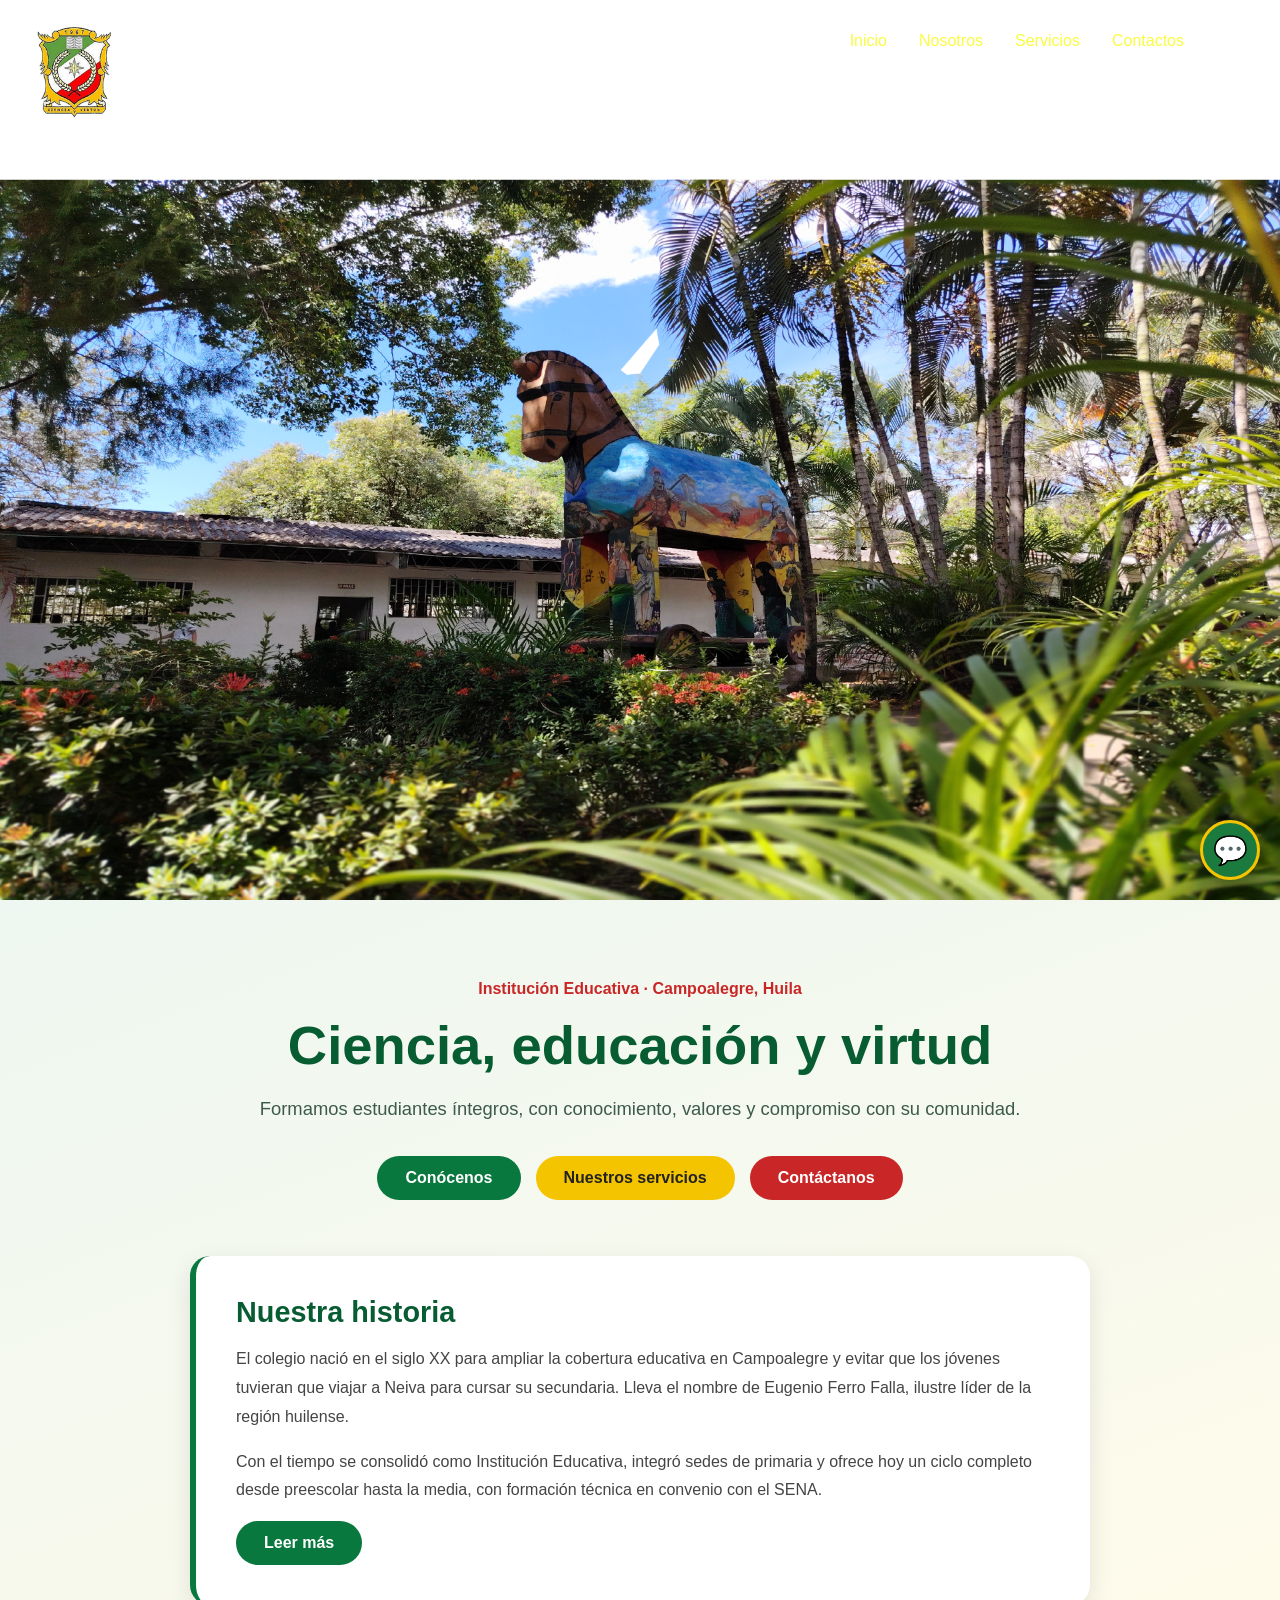
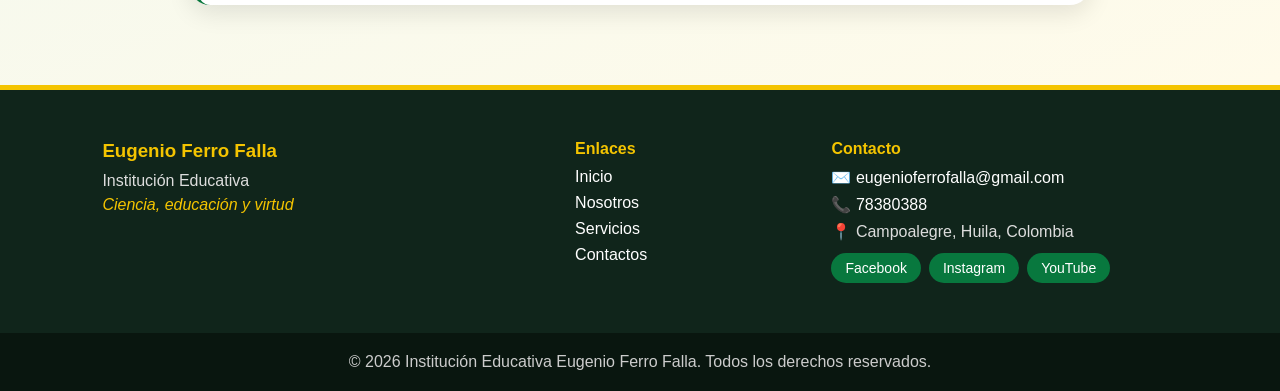
<file: parallax/index.html>
<!DOCTYPE html>
<html lang="es">
<head>
    <meta charset="UTF-8">
    <meta name="viewport" content="width=device-width, initial-scale=1.0">
    <title>Institucion educativa Eugenio Ferro Falla</title>
    <link rel="stylesheet" href="css/main.css">
    <link rel="stylesheet" href="css/chatbot.css">
</head>
<body>
    <header>
        <a href="#" class="logo"></a>
    <div class="logo-parallax">
    <img src="./img/escudo2.gif" alt="Escudo Eugenio Ferro Falla">
</div>
        <ul class="menu">
            <li><a href="index.html">Inicio</a></li>
            <li><a href="nosotros.html">Nosotros</a></li>
            <li><a href="servicios.html">Servicios</a></li>
            <li><a href="contactos.html">Contactos</a></li>
        </ul>
    </header>
    <section class="parallax">
<h2 id="titulo" class="titulo">EUGENIO FERRO FALLA</h2>
<img src="./img/mesa1.png" id="Mesa1">
<img src="./img/mesa2.png" id="Mesa2">
<img src="./img/mesa3.png" id="Mesa3">
<img src="./img/mesa4.png" id="Mesa4">
<img src="./img/mesa5.png" id="Mesa5">
<img src="./img/mesa6.png" id="Mesa6">
    </section>
    <section class="section">
        <div class="inicio-bloque">
            <p class="etiqueta-inicio">Institución Educativa · Campoalegre, Huila</p>
            <h2>Ciencia, educación y virtud</h2>
            <p class="lema-texto">Formamos estudiantes íntegros, con conocimiento, valores y compromiso con su comunidad.</p>
            <div class="botones-inicio">
                <a href="nosotros.html" class="boton-verde">Conócenos</a>
                <a href="servicios.html" class="boton-amarillo">Nuestros servicios</a>
                <a href="contactos.html" class="boton-rojo">Contáctanos</a>
            </div>
        </div>
        <div class="inicio-historia">
            <h3>Nuestra historia</h3>
            <p>El colegio nació en el siglo XX para ampliar la cobertura educativa en Campoalegre y evitar que los jóvenes tuvieran que viajar a Neiva para cursar su secundaria. Lleva el nombre de Eugenio Ferro Falla, ilustre líder de la región huilense.</p>
            <p>Con el tiempo se consolidó como Institución Educativa, integró sedes de primaria y ofrece hoy un ciclo completo desde preescolar hasta la media, con formación técnica en convenio con el SENA.</p>
            <a href="nosotros.html" class="boton-verde">Leer más</a>
        </div>
    </section>
<!-- PIE DE PÁGINA -->
<footer class="pie">
    <div>
        <h3>Eugenio Ferro Falla</h3>
        <p>Institución Educativa</p>
        <p class="lema-pie">Ciencia, educación y virtud</p>
    </div>
    <div>
        <h4>Enlaces</h4>
        <a href="index.html">Inicio</a>
        <a href="nosotros.html">Nosotros</a>
        <a href="servicios.html">Servicios</a>
        <a href="contactos.html">Contactos</a>
    </div>
    <div>
        <h4>Contacto</h4>
        <a href="mailto:eugenioferrofalla@gmail.com">✉️ eugenioferrofalla@gmail.com</a>
        <a href="tel:78380388">📞 78380388</a>
        <p>📍 Campoalegre, Huila, Colombia</p>
        <div class="redes">
            <a href="https://www.facebook.com/ieffalla/?locale=es_LA" aria-label="Facebook">Facebook</a>
            <a href="https://www.instagram.com/eugenioestereo/" aria-label="Instagram">Instagram</a>
            <a href="https://www.youtube.com/@eugenioferrofalla" aria-label="YouTube">YouTube</a>
        </div>
    </div>
</footer>
<div class="derechos"><p>© 2026 Institución Educativa Eugenio Ferro Falla. Todos los derechos reservados.</p></div>
<script src="js/main.js"></script>
<script src="js/chatbot.js"></script>
</body>
</html>
</file>
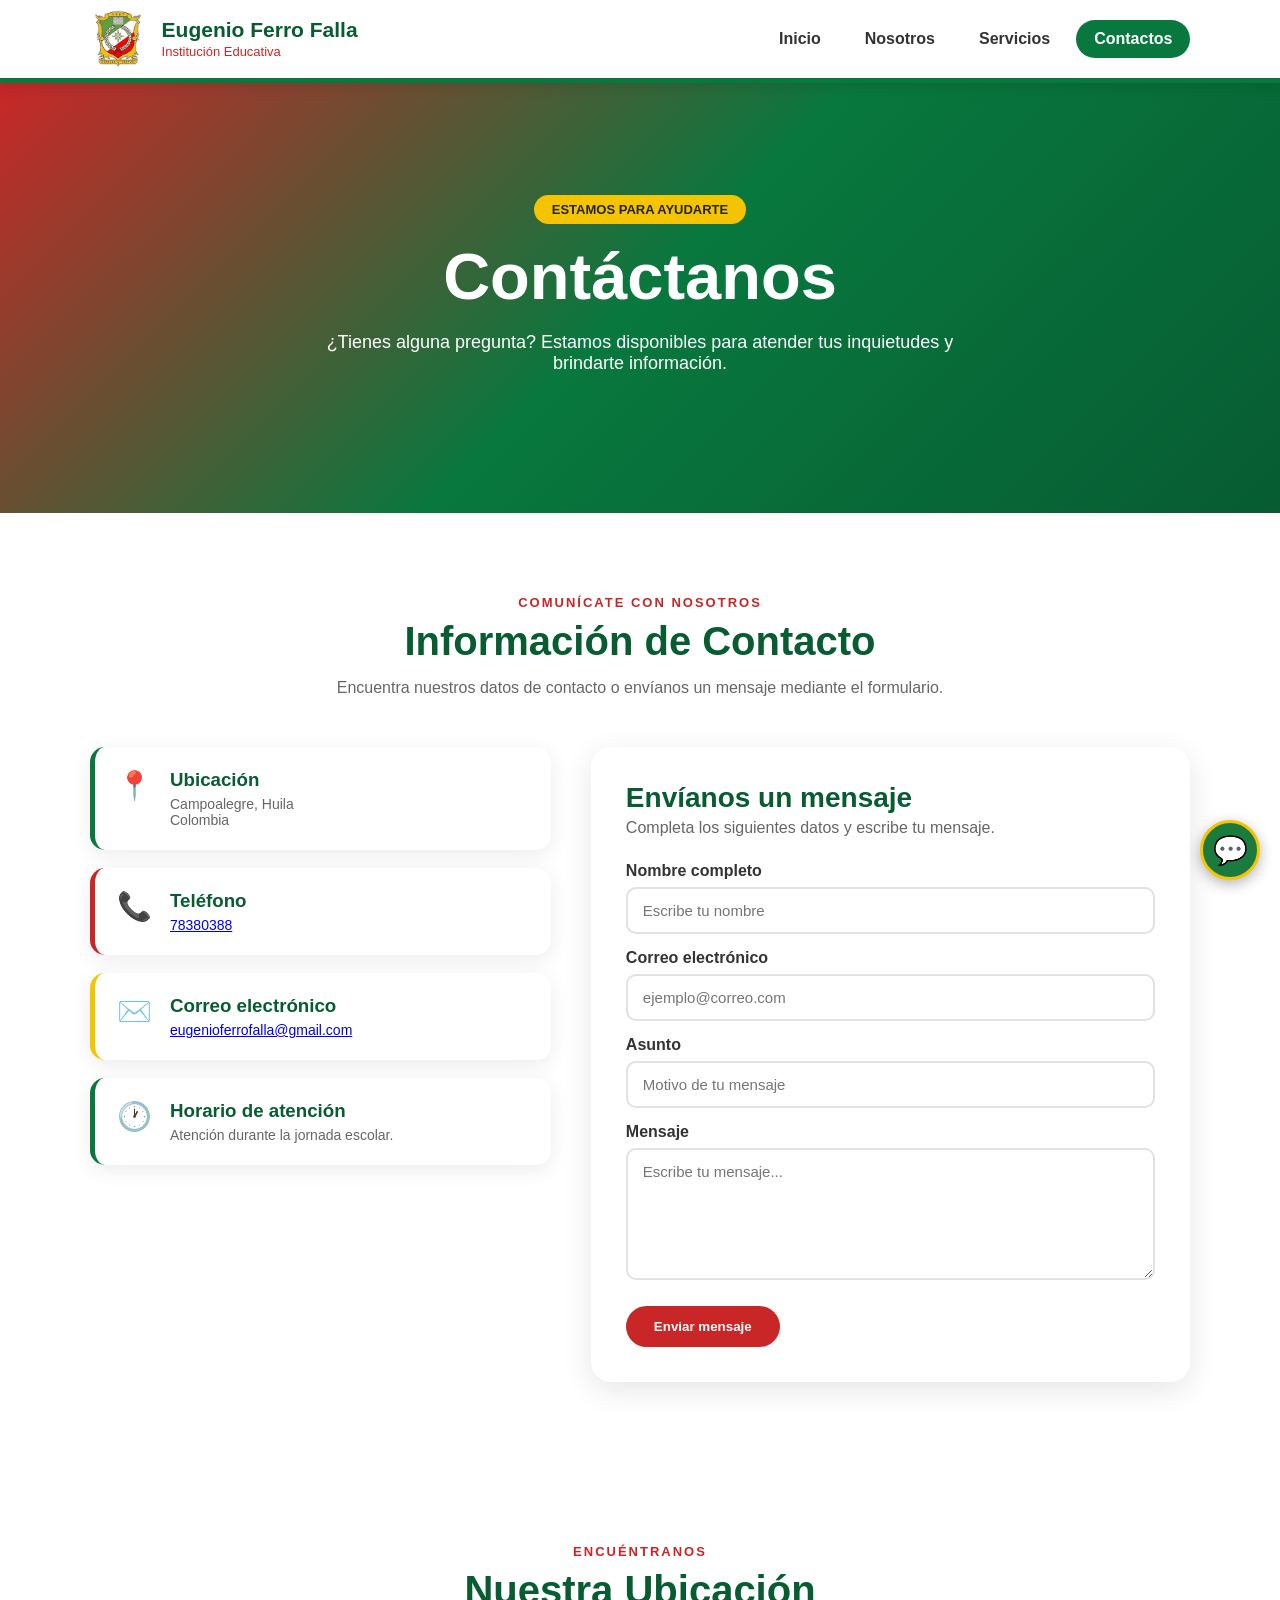
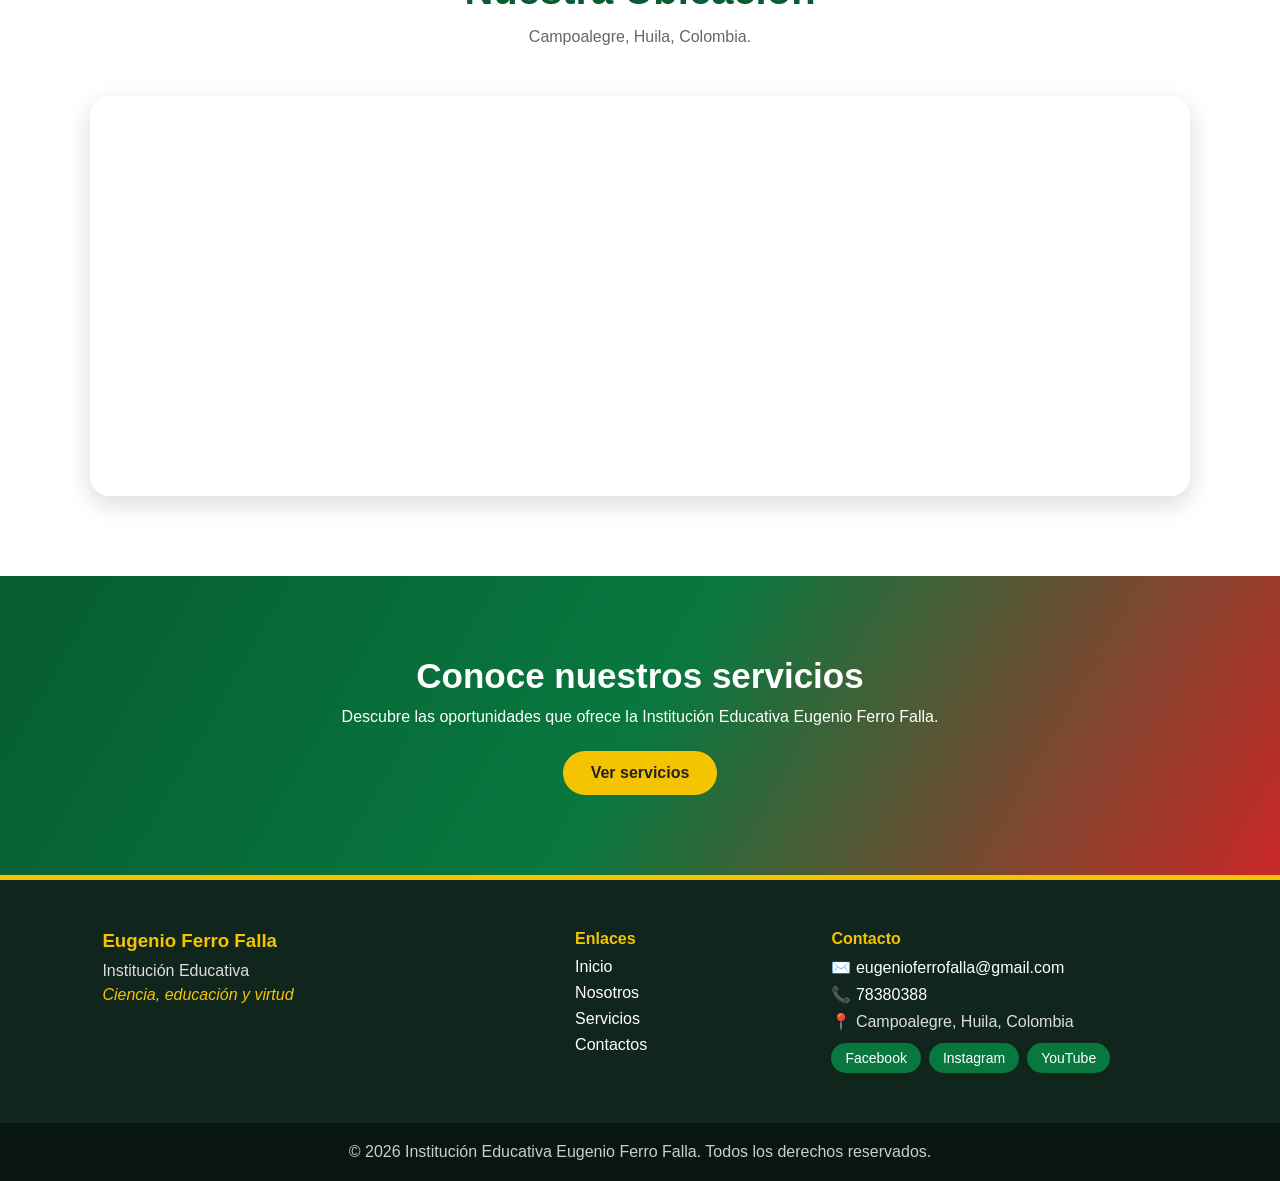
<file: parallax/contactos.html>
<!DOCTYPE html>

<html lang="es">
<head>
    <meta charset="UTF-8">
    <meta name="viewport" content="width=device-width, initial-scale=1.0">
    <title>Contactos | Eugenio Ferro Falla</title>
    <link rel="stylesheet" href="css/main.css">
    <link rel="stylesheet" href="css/chatbot.css">
</head>

<body>

<!-- ENCABEZADO -->
<header class="header-servicios">
<a href="index.html" class="logo-servicios"><img src="./img/escudo2.gif" alt="Escudo Eugenio Ferro Falla"><div><h1>Eugenio Ferro Falla</h1><span>Institución Educativa</span></div></a>
<nav class="nav-servicios"><a href="index.html">Inicio</a><a href="nosotros.html">Nosotros</a><a href="servicios.html">Servicios</a><a href="contactos.html" class="activo">Contactos</a></nav>
</header>

<!-- PORTADA -->
<section class="portada-contactos">

    <div class="contenido-portada-servicios">

        <span class="etiqueta-servicios">
            ESTAMOS PARA AYUDARTE
        </span>

        <h2>Contáctanos</h2>

        <p>
            ¿Tienes alguna pregunta? Estamos disponibles para
            atender tus inquietudes y brindarte información.
        </p>

    </div>

</section>


<!-- CONTACTO -->
<section class="seccion-contacto">

    <div class="titulo-servicios">

        <span>COMUNÍCATE CON NOSOTROS</span>

        <h2>Información de Contacto</h2>

        <p>
            Encuentra nuestros datos de contacto o envíanos
            un mensaje mediante el formulario.
        </p>

    </div>


    <div class="contenedor-contacto">

        <!-- INFORMACIÓN -->
        <div class="informacion-contacto">

            <div class="item-contacto">
                <div class="icono-contacto">📍</div>

                <div>
                    <h3>Ubicación</h3>
                    <p>
                        Campoalegre, Huila<br>
                        Colombia
                    </p>
                </div>
            </div>


            <div class="item-contacto">
                <div class="icono-contacto">📞</div>

                <div>
                    <h3>Teléfono</h3>
                    <p>
                        <a href="tel:78380388">78380388</a>
                    </p>
                </div>
            </div>


            <div class="item-contacto">
                <div class="icono-contacto">✉️</div>

                <div>
                    <h3>Correo electrónico</h3>
                    <p>
                        <a href="mailto:eugenioferrofalla@gmail.com">eugenioferrofalla@gmail.com</a>
                    </p>
                </div>
            </div>


            <div class="item-contacto">
                <div class="icono-contacto">🕐</div>

                <div>
                    <h3>Horario de atención</h3>
                    <p>
                        Atención durante la jornada escolar.
                    </p>
                </div>
            </div>

        </div>


        <!-- FORMULARIO -->
        <div class="formulario-contacto">

            <h3>Envíanos un mensaje</h3>

            <p>
                Completa los siguientes datos y escribe
                tu mensaje.
            </p>

            <form>

                <label for="nombre">Nombre completo</label>

                <input
                    type="text"
                    id="nombre"
                    placeholder="Escribe tu nombre"
                    required
                >


                <label for="correo">Correo electrónico</label>

                <input
                    type="email"
                    id="correo"
                    placeholder="ejemplo@correo.com"
                    required
                >


                <label for="asunto">Asunto</label>

                <input
                    type="text"
                    id="asunto"
                    placeholder="Motivo de tu mensaje"
                    required
                >


                <label for="mensaje">Mensaje</label>

                <textarea
                    id="mensaje"
                    rows="6"
                    placeholder="Escribe tu mensaje..."
                    required
                ></textarea>


                <button type="submit" class="boton-enviar">
                    Enviar mensaje
                </button>

            </form>

        </div>

    </div>

</section>


<!-- MAPA -->
<section class="ubicacion-contacto">

    <div class="titulo-servicios">

        <span>ENCUÉNTRANOS</span>

        <h2>Nuestra Ubicación</h2>

        <p>
            Campoalegre, Huila, Colombia.
        </p>

    </div>

    <div class="mapa-contacto">

        <iframe
            src="https://www.google.com/maps?q=Campoalegre,Huila,Colombia&output=embed"
            title="Mapa de Campoalegre, Huila" loading="lazy" allowfullscreen>
        </iframe>

    </div>

</section>


<!-- CTA -->
<section class="cta-servicios">

    <h2>Conoce nuestros servicios</h2>

    <p>
        Descubre las oportunidades que ofrece
        la Institución Educativa Eugenio Ferro Falla.
    </p>

    <a href="servicios.html" class="boton-amarillo">
        Ver servicios
    </a>

</section>


<!-- PIE DE PÁGINA -->
<footer class="pie">
    <div>
        <h3>Eugenio Ferro Falla</h3>
        <p>Institución Educativa</p>
        <p class="lema-pie">Ciencia, educación y virtud</p>
    </div>
    <div>
        <h4>Enlaces</h4>
        <a href="index.html">Inicio</a>
        <a href="nosotros.html">Nosotros</a>
        <a href="servicios.html">Servicios</a>
        <a href="contactos.html">Contactos</a>
    </div>
    <div>
        <h4>Contacto</h4>
        <a href="mailto:eugenioferrofalla@gmail.com">✉️ eugenioferrofalla@gmail.com</a>
        <a href="tel:78380388">📞 78380388</a>
        <p>📍 Campoalegre, Huila, Colombia</p>
        <div class="redes">
            <a href="https://www.facebook.com/ieffalla/?locale=es_LA" aria-label="Facebook">Facebook</a>
            <a href="https://www.instagram.com/eugenioestereo/" aria-label="Instagram">Instagram</a>
            <a href="https://www.youtube.com/@eugenioferrofalla" aria-label="YouTube">YouTube</a>
        </div>
    </div>
</footer>
<div class="derechos"><p>© 2026 Institución Educativa Eugenio Ferro Falla. Todos los derechos reservados.</p></div>
<script src="js/chatbot.js"></script>
</body>
</html>
</file>
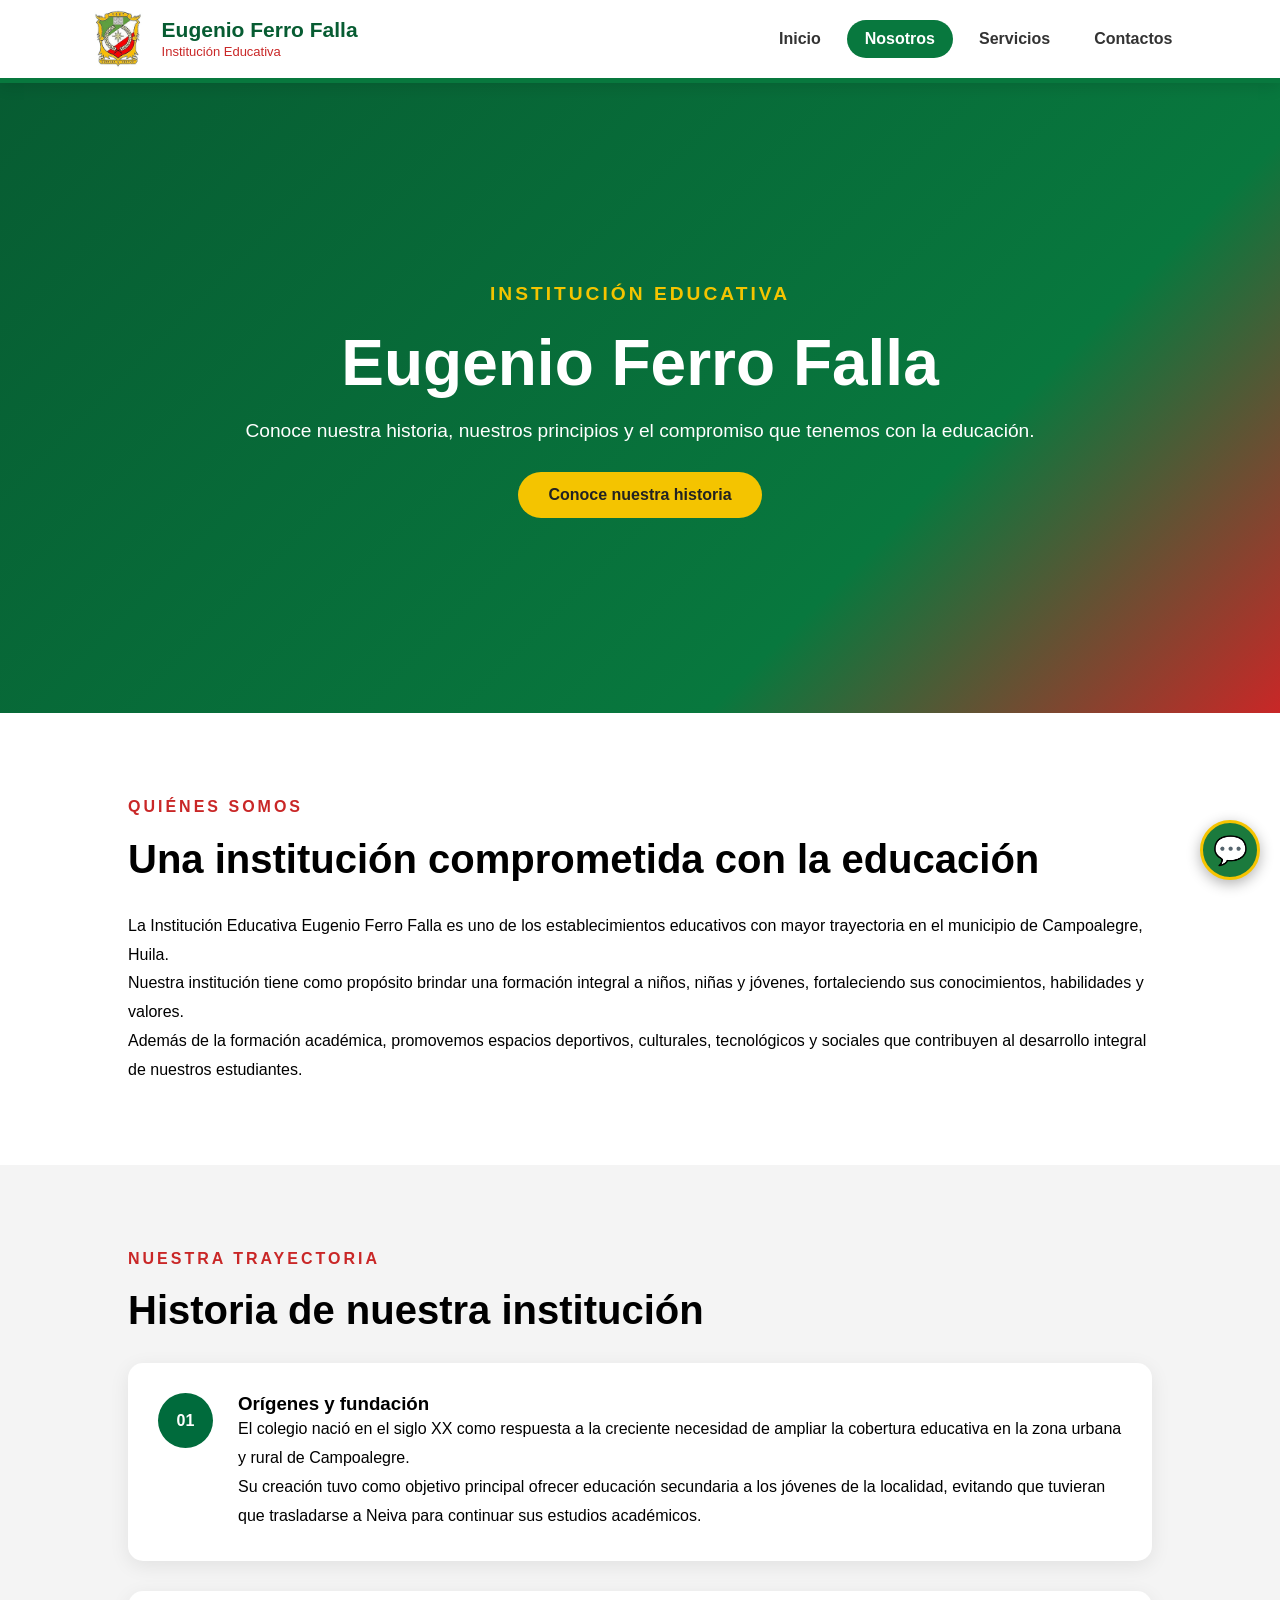
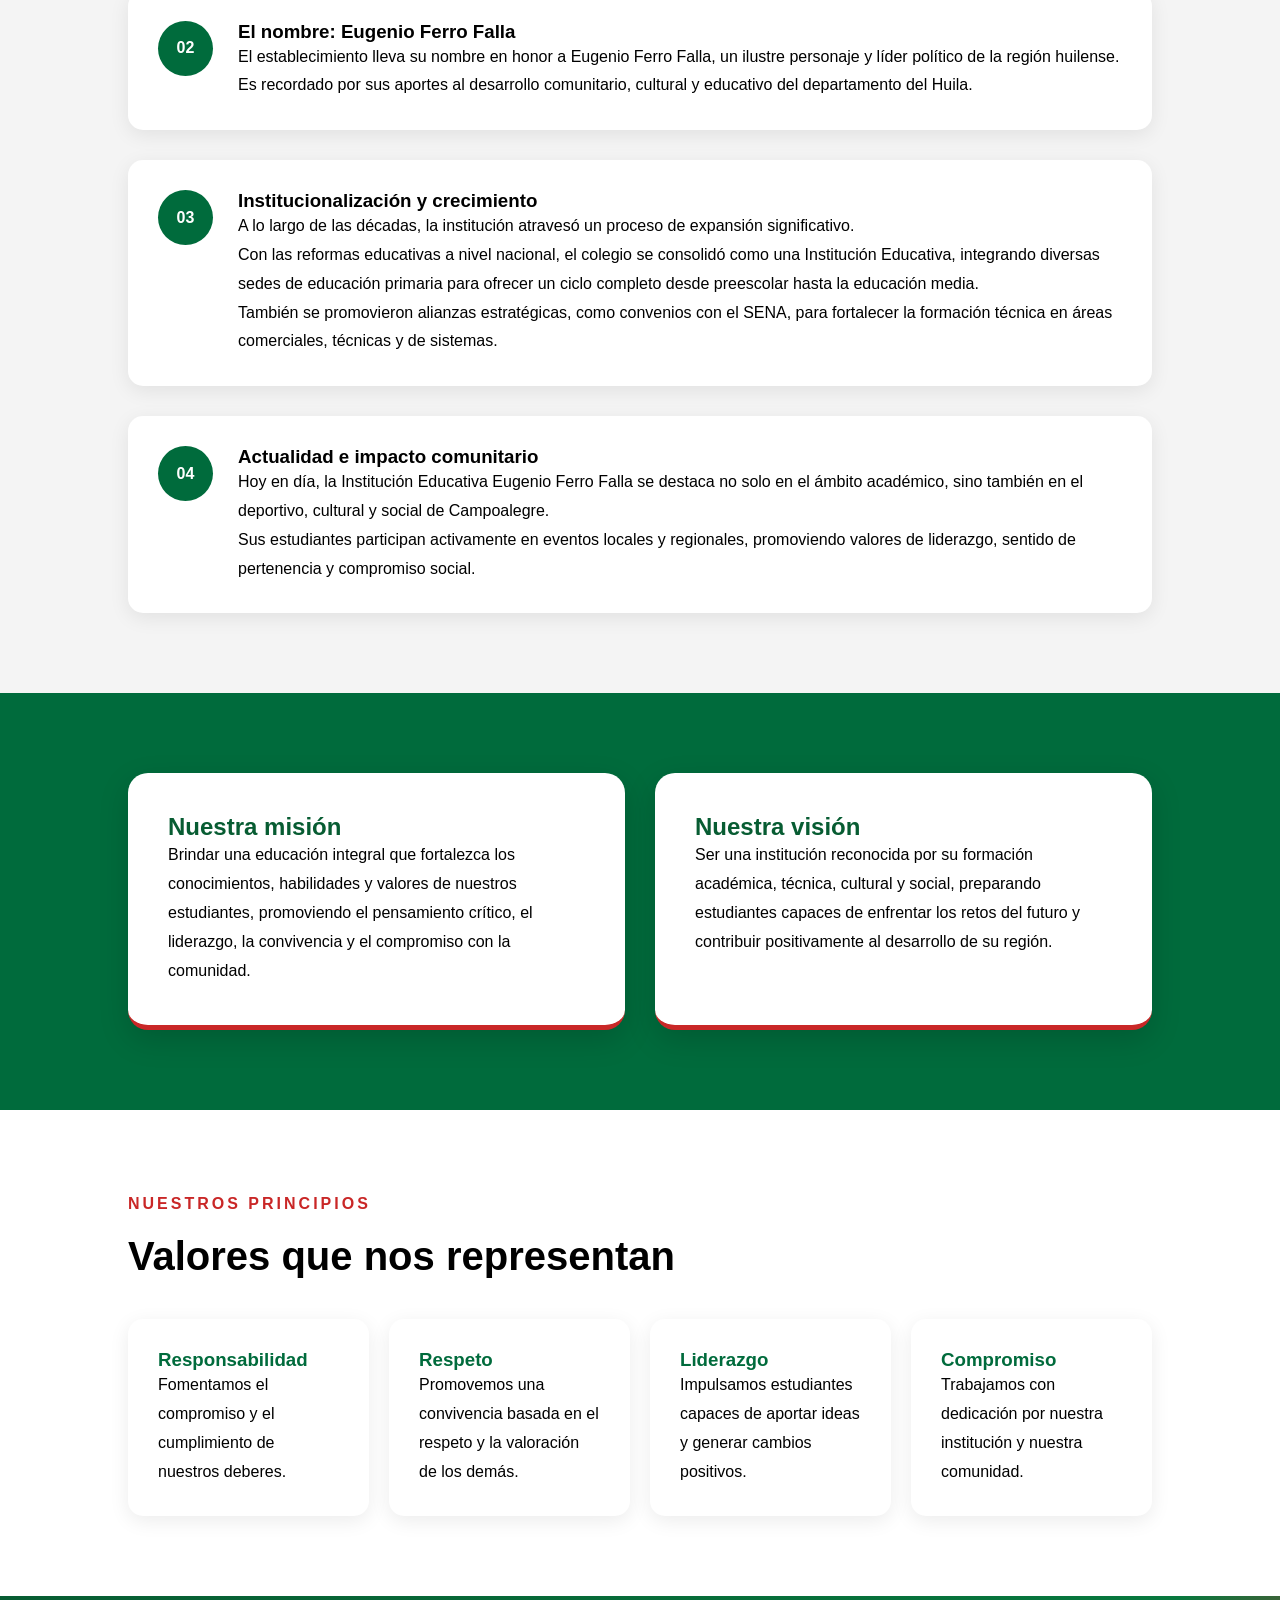
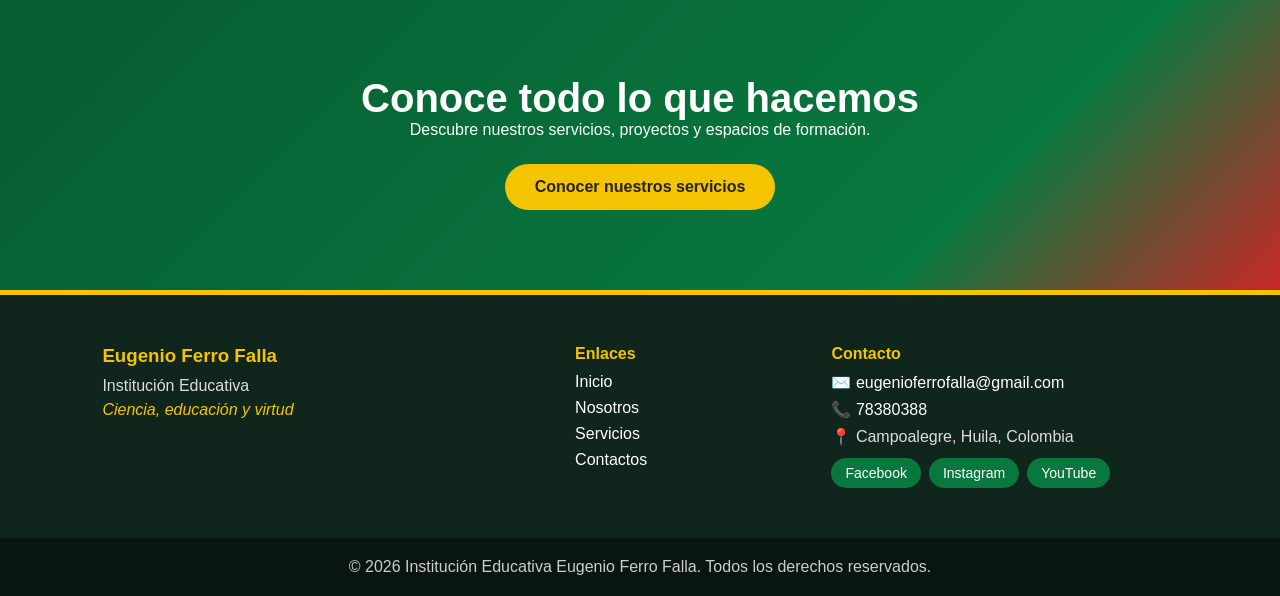
<file: parallax/nosotros.html>
<!DOCTYPE html>
<html lang="es">

<head>

    <meta charset="UTF-8">

    <meta name="viewport" content="width=device-width, initial-scale=1.0">

    <title>Nosotros | Institución Educativa Eugenio Ferro Falla</title>

    <meta name="description"
        content="Conoce la historia, misión, visión y valores de la Institución Educativa Eugenio Ferro Falla.">

    <link rel="stylesheet" href="css/main.css">
<link rel="stylesheet" href="css/chatbot.css">
</head>


<body>

    <!-- ENCABEZADO -->
<header class="header-servicios">
<a href="index.html" class="logo-servicios"><img src="./img/escudo2.gif" alt="Escudo Eugenio Ferro Falla"><div><h1>Eugenio Ferro Falla</h1><span>Institución Educativa</span></div></a>
<nav class="nav-servicios"><a href="index.html">Inicio</a><a href="nosotros.html" class="activo">Nosotros</a><a href="servicios.html">Servicios</a><a href="contactos.html">Contactos</a></nav>
</header>

<!-- PORTADA DE NOSOTROS -->

    <section class="portada-nosotros">

        <div class="contenido-nosotros">

            <p class="pequeno-titulo">
                INSTITUCIÓN EDUCATIVA
            </p>

            <h1>
                Eugenio Ferro Falla
            </h1>

            <p>
                Conoce nuestra historia, nuestros principios
                y el compromiso que tenemos con la educación.
            </p>

            <a href="#historia" class="boton">
                Conoce nuestra historia
            </a>

        </div>

    </section>


    <!-- QUIÉNES SOMOS -->

    <section class="seccion-nosotros">

        <div class="contenido">

            <p class="pequeno-titulo">
                QUIÉNES SOMOS
            </p>

            <h2>
                Una institución comprometida con la educación
            </h2>

            <p>
                La Institución Educativa Eugenio Ferro Falla es uno de
                los establecimientos educativos con mayor trayectoria
                en el municipio de Campoalegre, Huila.
            </p>

            <p>
                Nuestra institución tiene como propósito brindar una
                formación integral a niños, niñas y jóvenes, fortaleciendo
                sus conocimientos, habilidades y valores.
            </p>

            <p>
                Además de la formación académica, promovemos espacios
                deportivos, culturales, tecnológicos y sociales que
                contribuyen al desarrollo integral de nuestros estudiantes.
            </p>

        </div>

    </section>


    <!-- HISTORIA -->

    <section class="historia" id="historia">

        <div class="contenido">

            <p class="pequeno-titulo">
                NUESTRA TRAYECTORIA
            </p>

            <h2>
                Historia de nuestra institución
            </h2>


            <!-- PARTE 1 -->

            <div class="historia-bloque">

                <div class="historia-numero">
                    01
                </div>

                <div>

                    <h3>
                        Orígenes y fundación
                    </h3>

                    <p>
                        El colegio nació en el siglo XX como respuesta
                        a la creciente necesidad de ampliar la cobertura
                        educativa en la zona urbana y rural de Campoalegre.
                    </p>

                    <p>
                        Su creación tuvo como objetivo principal ofrecer
                        educación secundaria a los jóvenes de la localidad,
                        evitando que tuvieran que trasladarse a Neiva para
                        continuar sus estudios académicos.
                    </p>

                </div>

            </div>


            <!-- PARTE 2 -->

            <div class="historia-bloque">

                <div class="historia-numero">
                    02
                </div>

                <div>

                    <h3>
                        El nombre: Eugenio Ferro Falla
                    </h3>

                    <p>
                        El establecimiento lleva su nombre en honor a
                        Eugenio Ferro Falla, un ilustre personaje y líder
                        político de la región huilense.
                    </p>

                    <p>
                        Es recordado por sus aportes al desarrollo
                        comunitario, cultural y educativo del departamento
                        del Huila.
                    </p>

                </div>

            </div>


            <!-- PARTE 3 -->

            <div class="historia-bloque">

                <div class="historia-numero">
                    03
                </div>

                <div>

                    <h3>
                        Institucionalización y crecimiento
                    </h3>

                    <p>
                        A lo largo de las décadas, la institución atravesó
                        un proceso de expansión significativo.
                    </p>

                    <p>
                        Con las reformas educativas a nivel nacional,
                        el colegio se consolidó como una Institución
                        Educativa, integrando diversas sedes de educación
                        primaria para ofrecer un ciclo completo desde
                        preescolar hasta la educación media.
                    </p>

                    <p>
                        También se promovieron alianzas estratégicas,
                        como convenios con el SENA, para fortalecer la
                        formación técnica en áreas comerciales, técnicas
                        y de sistemas.
                    </p>

                </div>

            </div>


            <!-- PARTE 4 -->

            <div class="historia-bloque">

                <div class="historia-numero">
                    04
                </div>

                <div>

                    <h3>
                        Actualidad e impacto comunitario
                    </h3>

                    <p>
                        Hoy en día, la Institución Educativa Eugenio
                        Ferro Falla se destaca no solo en el ámbito
                        académico, sino también en el deportivo,
                        cultural y social de Campoalegre.
                    </p>

                    <p>
                        Sus estudiantes participan activamente en eventos
                        locales y regionales, promoviendo valores de
                        liderazgo, sentido de pertenencia y compromiso
                        social.
                    </p>

                </div>

            </div>

        </div>

    </section>


    <!-- MISIÓN Y VISIÓN -->

    <section class="mision-vision">

        <div class="tarjeta">

            <h2>
                Nuestra misión
            </h2>

            <p>
                Brindar una educación integral que fortalezca los
                conocimientos, habilidades y valores de nuestros
                estudiantes, promoviendo el pensamiento crítico,
                el liderazgo, la convivencia y el compromiso con
                la comunidad.
            </p>

        </div>


        <div class="tarjeta">

            <h2>
                Nuestra visión
            </h2>

            <p>
                Ser una institución reconocida por su formación
                académica, técnica, cultural y social, preparando
                estudiantes capaces de enfrentar los retos del futuro
                y contribuir positivamente al desarrollo de su región.
            </p>

        </div>

    </section>


    <!-- VALORES -->

    <section class="seccion-valores">

        <div class="contenido">

            <p class="pequeno-titulo">
                NUESTROS PRINCIPIOS
            </p>

            <h2>
                Valores que nos representan
            </h2>


            <div class="valores">

                <div class="valor">

                    <h3>
                        Responsabilidad
                    </h3>

                    <p>
                        Fomentamos el compromiso y el cumplimiento
                        de nuestros deberes.
                    </p>

                </div>


                <div class="valor">

                    <h3>
                        Respeto
                    </h3>

                    <p>
                        Promovemos una convivencia basada en el respeto
                        y la valoración de los demás.
                    </p>

                </div>


                <div class="valor">

                    <h3>
                        Liderazgo
                    </h3>

                    <p>
                        Impulsamos estudiantes capaces de aportar ideas
                        y generar cambios positivos.
                    </p>

                </div>


                <div class="valor">

                    <h3>
                        Compromiso
                    </h3>

                    <p>
                        Trabajamos con dedicación por nuestra institución
                        y nuestra comunidad.
                    </p>

                </div>

            </div>

        </div>

    </section>


    <!-- LLAMADO A LA ACCIÓN -->

    <section class="llamado">

        <h2>
            Conoce todo lo que hacemos
        </h2>

        <p>
            Descubre nuestros servicios, proyectos y espacios
            de formación.
        </p>

        <a href="servicios.html" class="boton">
            Conocer nuestros servicios
        </a>

    </section>
    <!-- PIE DE PÁGINA -->
<footer class="pie">
    <div>
        <h3>Eugenio Ferro Falla</h3>
        <p>Institución Educativa</p>
        <p class="lema-pie">Ciencia, educación y virtud</p>
    </div>
    <div>
        <h4>Enlaces</h4>
        <a href="index.html">Inicio</a>
        <a href="nosotros.html">Nosotros</a>
        <a href="servicios.html">Servicios</a>
        <a href="contactos.html">Contactos</a>
    </div>
    <div>
        <h4>Contacto</h4>
        <a href="mailto:eugenioferrofalla@gmail.com">✉️ eugenioferrofalla@gmail.com</a>
        <a href="tel:78380388">📞 78380388</a>
        <p>📍 Campoalegre, Huila, Colombia</p>
        <div class="redes">
            <a href="https://www.facebook.com/ieffalla/?locale=es_LA" aria-label="Facebook">Facebook</a>
            <a href="https://www.instagram.com/eugenioestereo/" aria-label="Instagram">Instagram</a>
            <a href="https://www.youtube.com/@eugenioferrofalla" aria-label="YouTube">YouTube</a>
        </div>
    </div>
</footer>
<div class="derechos"><p>© 2026 Institución Educativa Eugenio Ferro Falla. Todos los derechos reservados.</p></div>
<script src="js/chatbot.js"></script>
</body>

</html>
</file>
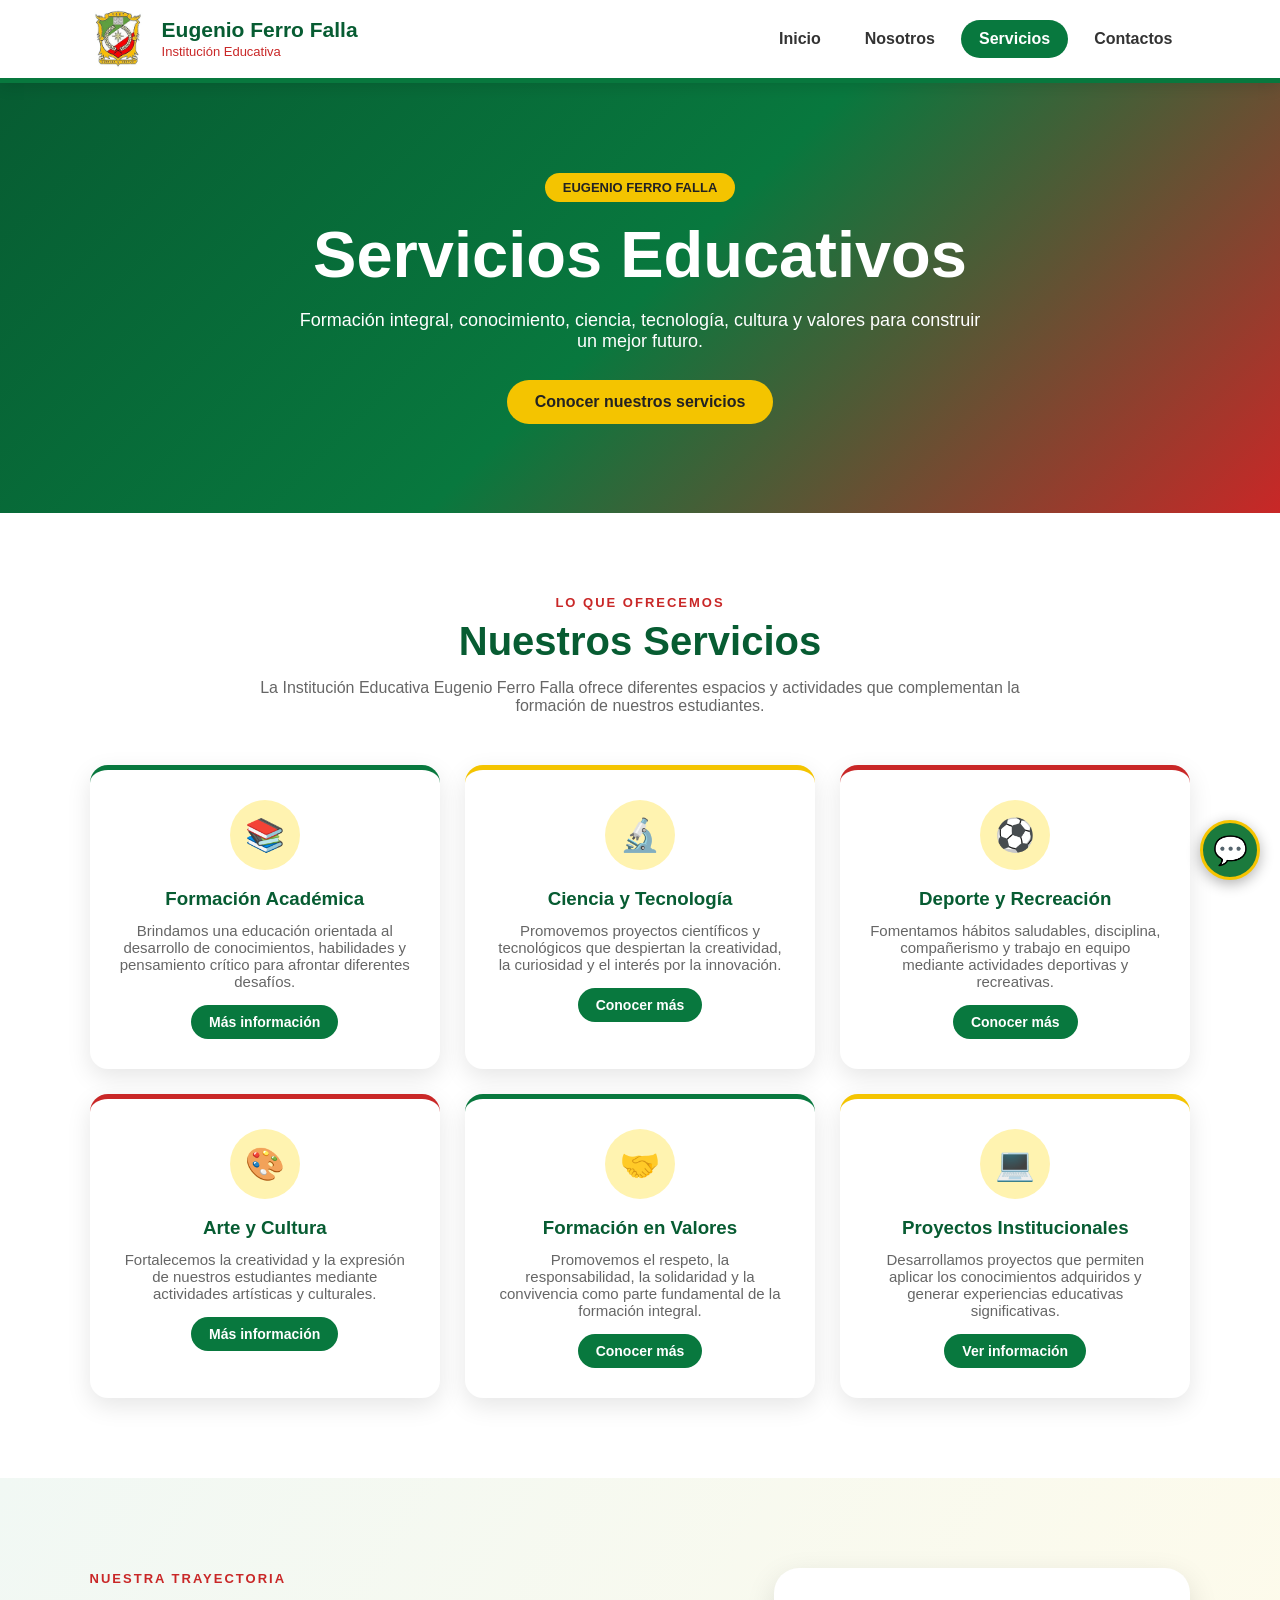
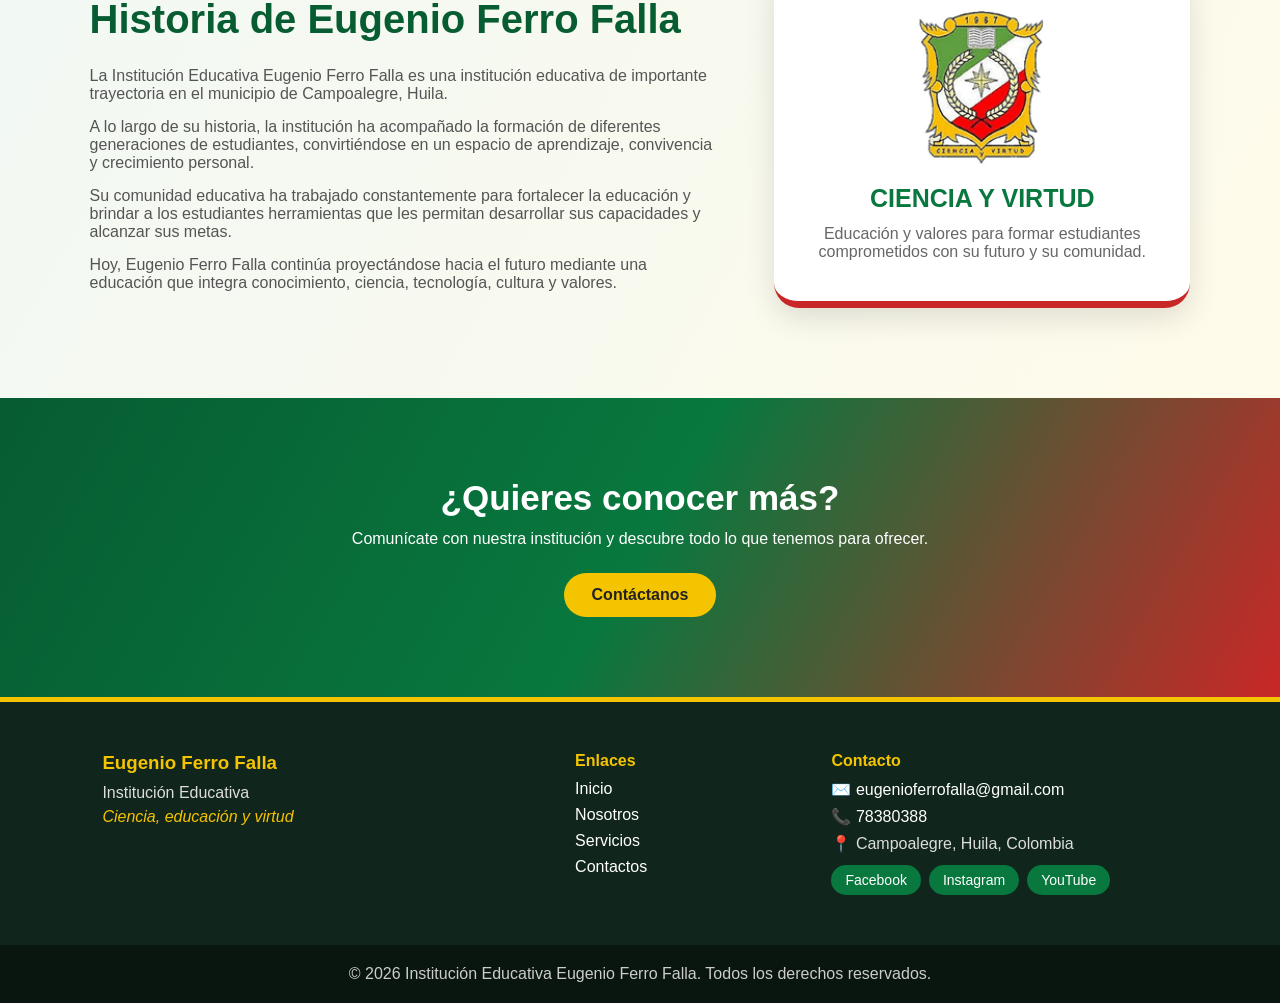
<file: parallax/servicios.html>
<!DOCTYPE html>

<html lang="es">
<head>
    <meta charset="UTF-8">
    <meta name="viewport" content="width=device-width, initial-scale=1.0">
    <title>Servicios | Eugenio Ferro Falla</title>
    <link rel="stylesheet" href="css/main.css">
    <link rel="stylesheet" href="css/chatbot.css">
</head>

<body>

<!-- ENCABEZADO -->
<header class="header-servicios">
<a href="index.html" class="logo-servicios"><img src="./img/escudo2.gif" alt="Escudo Eugenio Ferro Falla"><div><h1>Eugenio Ferro Falla</h1><span>Institución Educativa</span></div></a>
<nav class="nav-servicios"><a href="index.html">Inicio</a><a href="nosotros.html">Nosotros</a><a href="servicios.html" class="activo">Servicios</a><a href="contactos.html">Contactos</a></nav>
</header>

<!-- PORTADA -->
<section class="portada-servicios">
    <div class="contenido-portada-servicios">
        <span class="etiqueta-servicios">EUGENIO FERRO FALLA</span>

        <h2>Servicios Educativos</h2>

        <p>
            Formación integral, conocimiento, ciencia, tecnología,
            cultura y valores para construir un mejor futuro.
        </p>

        <a href="#servicios" class="boton-amarillo">
            Conocer nuestros servicios
        </a>
    </div>
</section>


<!-- SERVICIOS -->
<section class="seccion-servicios" id="servicios">

    <div class="titulo-servicios">
        <span>LO QUE OFRECEMOS</span>
        <h2>Nuestros Servicios</h2>
        <p>
            La Institución Educativa Eugenio Ferro Falla ofrece
            diferentes espacios y actividades que complementan
            la formación de nuestros estudiantes.
        </p>
    </div>

    <div class="contenedor-servicios">

        <div class="tarjeta-servicio verde">
            <div class="icono-servicio">📚</div>
            <h3>Formación Académica</h3>
            <p>
                Brindamos una educación orientada al desarrollo
                de conocimientos, habilidades y pensamiento crítico
                para afrontar diferentes desafíos.
            </p>
            <a href="contactos.html">Más información</a>
        </div>

        <div class="tarjeta-servicio amarillo">
            <div class="icono-servicio">🔬</div>
            <h3>Ciencia y Tecnología</h3>
            <p>
                Promovemos proyectos científicos y tecnológicos
                que despiertan la creatividad, la curiosidad y
                el interés por la innovación.
            </p>
            <a href="contactos.html">Conocer más</a>
        </div>

        <div class="tarjeta-servicio rojo">
            <div class="icono-servicio">⚽</div>
            <h3>Deporte y Recreación</h3>
            <p>
                Fomentamos hábitos saludables, disciplina,
                compañerismo y trabajo en equipo mediante
                actividades deportivas y recreativas.
            </p>
            <a href="contactos.html">Conocer más</a>
        </div>

        <div class="tarjeta-servicio rojo">
            <div class="icono-servicio">🎨</div>
            <h3>Arte y Cultura</h3>
            <p>
                Fortalecemos la creatividad y la expresión de
                nuestros estudiantes mediante actividades
                artísticas y culturales.
            </p>
            <a href="contactos.html">Más información</a>
        </div>

        <div class="tarjeta-servicio verde">
            <div class="icono-servicio">🤝</div>
            <h3>Formación en Valores</h3>
            <p>
                Promovemos el respeto, la responsabilidad,
                la solidaridad y la convivencia como parte
                fundamental de la formación integral.
            </p>
            <a href="contactos.html">Conocer más</a>
        </div>

        <div class="tarjeta-servicio amarillo">
            <div class="icono-servicio">💻</div>
            <h3>Proyectos Institucionales</h3>
            <p>
                Desarrollamos proyectos que permiten aplicar
                los conocimientos adquiridos y generar experiencias
                educativas significativas.
            </p>
            <a href="contactos.html">Ver información</a>
        </div>

    </div>
</section>


<!-- HISTORIA -->
<section class="historia-servicios">

    <div class="historia-contenedor">

        <div class="historia-texto">
            <span>NUESTRA TRAYECTORIA</span>

            <h2>Historia de Eugenio Ferro Falla</h2>

            <p>
                La Institución Educativa Eugenio Ferro Falla es
                una institución educativa de importante trayectoria
                en el municipio de Campoalegre, Huila.
            </p>

            <p>
                A lo largo de su historia, la institución ha
                acompañado la formación de diferentes generaciones
                de estudiantes, convirtiéndose en un espacio de
                aprendizaje, convivencia y crecimiento personal.
            </p>

            <p>
                Su comunidad educativa ha trabajado constantemente
                para fortalecer la educación y brindar a los
                estudiantes herramientas que les permitan desarrollar
                sus capacidades y alcanzar sus metas.
            </p>

            <p>
                Hoy, Eugenio Ferro Falla continúa proyectándose
                hacia el futuro mediante una educación que integra
                conocimiento, ciencia, tecnología, cultura y valores.
            </p>
        </div>

        <div class="historia-tarjeta">

            <img src="./img/escudo2.gif" alt="Escudo institucional">

            <h3>CIENCIA Y VIRTUD</h3>

            <p>
                Educación y valores para formar estudiantes
                comprometidos con su futuro y su comunidad.
            </p>

        </div>

    </div>

</section>


<!-- CTA -->
<section class="cta-servicios">

    <h2>¿Quieres conocer más?</h2>

    <p>
        Comunícate con nuestra institución y descubre todo
        lo que tenemos para ofrecer.
    </p>

    <a href="contactos.html" class="boton-amarillo">
        Contáctanos
    </a>

</section>


<!-- PIE DE PÁGINA -->
<footer class="pie">
    <div>
        <h3>Eugenio Ferro Falla</h3>
        <p>Institución Educativa</p>
        <p class="lema-pie">Ciencia, educación y virtud</p>
    </div>
    <div>
        <h4>Enlaces</h4>
        <a href="index.html">Inicio</a>
        <a href="nosotros.html">Nosotros</a>
        <a href="servicios.html">Servicios</a>
        <a href="contactos.html">Contactos</a>
    </div>
    <div>
        <h4>Contacto</h4>
        <a href="mailto:eugenioferrofalla@gmail.com">✉️ eugenioferrofalla@gmail.com</a>
        <a href="tel:78380388">📞 78380388</a>
        <p>📍 Campoalegre, Huila, Colombia</p>
        <div class="redes">
            <a href="https://www.facebook.com/ieffalla/?locale=es_LA" aria-label="Facebook">Facebook</a>
            <a href="https://www.instagram.com/eugenioestereo/" aria-label="Instagram">Instagram</a>
            <a href="https://www.youtube.com/@eugenioferrofalla" aria-label="YouTube">YouTube</a>
        </div>
    </div>
</footer>
<div class="derechos"><p>© 2026 Institución Educativa Eugenio Ferro Falla. Todos los derechos reservados.</p></div>
<script src="js/chatbot.js"></script>
</body>
</html>
</file>
<file: parallax/css/main.css>
*{
    margin: 0;
    padding: 0;
    box-sizing: border-box;
    font-family: Arial, Helvetica, sans-serif;
}
header{
    position: absolute;
    left: 0;
    width: 100%;
    padding: 2rem 6rem;
    display: flex;
    justify-content: space-between;
    align-items: center;
    z-index: 999;
}
.logo{
    color: rgb(255, 243, 69);
    text-decoration: none;
    font-size: 2rem;
}
.menu{
    list-style-type: none;
    display: flex;
    gap: 2rem;
}
.menu li a{
    color: rgb(249, 252, 63);
    text-decoration: none;
}
.parallax{
    height: 100vh;
    display: flex;
    justify-content: center;
    align-items: center;
    overflow: hidden;
    position: relative;
}
.parallax img{
    position: absolute;
    width: 100%;
    bottom: 0;
}
.titulo{
    position: absolute;
    top: 30%;
    right: 0;
    transform: translateY(-60%);
    font-size: 2rem;
}
.section{
    padding: 6rem;
    background-color: rgb(159, 193, 255);
    color: rgb(5, 5, 65);
}
.section h2{
    font-size: 3rem;
    margin-bottom: 1rem;
}
.section a{
    margin-bottom: 1rem;
}
.portada-nosotros {
    min-height: 70vh;
    display: flex;
    align-items: center;
    justify-content: center;
    text-align: center;
    padding: 80px 20px;

    background: linear-gradient(
        rgba(0, 70, 45, 0.80),
        rgba(120, 0, 25, 0.75)
    );

    color: white;
}

.contenido-nosotros {
    max-width: 800px;
}

.contenido-nosotros h1 {
    font-size: 4rem;
    margin: 15px 0;
}

.contenido-nosotros p {
    font-size: 1.2rem;
    line-height: 1.7;
}

.pequeno-titulo {
    font-weight: bold;
    letter-spacing: 3px;
    color: #c9a227;
}


/* BOTONES */

.boton {
    display: inline-block;
    margin-top: 25px;
    padding: 14px 30px;

    background: #c9a227;
    color: white;

    text-decoration: none;
    border-radius: 30px;

    font-weight: bold;

    transition: 0.3s;
}

.boton:hover {
    transform: translateY(-5px);
}
.seccion-nosotros {
    padding: 80px 10%;
}

.contenido {
    max-width: 1100px;
    margin: auto;
}

.contenido h2 {
    font-size: 2.5rem;
    margin: 15px 0 30px;
}

.contenido p {
    line-height: 1.8;
}
.historia {
    padding: 80px 10%;
    background: #f4f4f4;
}

.historia-bloque {
    display: flex;
    gap: 25px;

    background: white;

    padding: 30px;
    margin-top: 30px;

    border-radius: 15px;

    box-shadow: 0 5px 20px rgba(0,0,0,0.08);

    transition: 0.3s;
}

.historia-bloque:hover {
    transform: translateY(-5px);
}

.historia-numero {
    min-width: 55px;
    height: 55px;

    display: flex;
    align-items: center;
    justify-content: center;

    background: #006b3c;
    color: white;

    border-radius: 50%;

    font-weight: bold;
}

.historia-bloque h3 {
    margin-top: 0;
}
.mision-vision {
    display: grid;
    grid-template-columns: repeat(2, 1fr);

    gap: 30px;

    padding: 80px 10%;

    background: #006b3c;
}

.tarjeta {
    background: white;

    padding: 40px;

    border-radius: 20px;

    box-shadow: 0 10px 30px rgba(0,0,0,0.15);
}

.tarjeta h2 {
    color: #a90022;
}

.tarjeta p {
    line-height: 1.8;
}

.seccion-valores {
    padding: 80px 10%;
}

.valores {
    display: grid;
    grid-template-columns: repeat(4, 1fr);

    gap: 20px;

    margin-top: 40px;
}

.valor {
    padding: 30px;

    background: white;

    border-radius: 15px;

    box-shadow: 0 5px 20px rgba(0,0,0,0.08);

    transition: 0.3s;
}

.valor:hover {
    transform: translateY(-7px);
}

.valor h3 {
    color: #006b3c;
}
.llamado {
    padding: 80px 20px;

    text-align: center;

    color: white;

    background: linear-gradient(
        135deg,
        #a90022,
        #006b3c
    );
}

.llamado h2 {
    font-size: 2.5rem;
}
footer {
    display: grid;
    grid-template-columns: repeat(3, 1fr);

    gap: 40px;

    padding: 60px 10%;

    background: #111;

    color: white;
}

footer h3 {
    color: #c9a227;
}

footer a {
    display: block;

    margin: 10px 0;

    color: white;

    text-decoration: none;
}

footer a:hover {
    color: #c9a227;
}

.derechos {
    padding: 20px;

    text-align: center;

    background: #080808;

    color: #aaa;
}
@media (max-width: 900px) {

    .valores {
        grid-template-columns: repeat(2, 1fr);
    }

    .mision-vision {
        grid-template-columns: 1fr;
    }

    footer {
        grid-template-columns: 1fr;
    }

}


@media (max-width: 600px) {

    .contenido-nosotros h1 {
        font-size: 2.5rem;
    }

    .historia-bloque {
        flex-direction: column;
    }

    .valores {
        grid-template-columns: 1fr;
    }

}
/* =====================================================
ESTILOS - SERVICIOS Y CONTACTOS
EUGENIO FERRO FALLA
===================================================== */

.header-servicios {
width: 100%;
min-height: 82px;
padding: 10px 7%;
display: flex;
align-items: center;
justify-content: space-between;
background: #ffffff;
border-bottom: 5px solid #08783e;
box-shadow: 0 3px 15px rgba(0, 0, 0, 0.12);
position: relative;
z-index: 10;
}

.logo-servicios {
display: flex;
align-items:center;
gap: 10px;
}

.logo-servicios img {
width: 20px;
height: 20px;
object-fit: contain;
}

.logo-servicios h1 {
color: #075c32;
font-size: 20px;
margin: 0;
}

.logo-servicios span {
color: #c92727;
font-size: 13px;
}

.nav-servicios {
display: flex;
gap: 8px;
}

.nav-servicios a {
color: #333333;
text-decoration: none;
font-weight: bold;
padding: 10px 18px;
border-radius: 25px;
transition: 0.3s ease;
}

.nav-servicios a:hover {
background: #f4c400;
color: #222222;
transform: translateY(-2px);
}

.nav-servicios a.activo {
background: #08783e;
color: white;
}

/* PORTADAS */

.portada-servicios,
.portada-contactos {
min-height: 430px;
display: flex;
align-items: center;
justify-content: center;
text-align: center;
padding: 70px 8%;
background:
linear-gradient(
135deg,
#075c32,
#08783e,
#c92727
);
}

.portada-contactos {
background:
linear-gradient(
135deg,
#c92727,
#08783e,
#075c32
);
}

.contenido-portada-servicios {
max-width: 850px;
animation: aparecerServicios 1s ease;
}

.etiqueta-servicios {
display: inline-block;
background: #f4c400;
color: #222222;
padding: 7px 18px;
border-radius: 30px;
font-size: 13px;
font-weight: bold;
margin-bottom: 15px;
}

.contenido-portada-servicios h2 {
color: #ffffff;
font-size: clamp(40px, 6vw, 65px);
margin: 0 0 18px;
}

.contenido-portada-servicios p {
color: #ffffff;
font-size: 18px;
max-width: 700px;
margin: 0 auto 28px;
}

/* BOTÓN AMARILLO */

.boton-amarillo {
display: inline-block;
padding: 13px 28px;
background: #f4c400;
color: #222222;
text-decoration: none;
font-weight: bold;
border-radius: 30px;
transition: 0.3s ease;
}

.boton-amarillo:hover {
background: #ffffff;
color: #08783e;
transform: translateY(-4px);
box-shadow: 0 8px 20px rgba(0,0,0,0.2);
}

/* TÍTULOS */

.seccion-servicios,
.seccion-contacto,
.ubicacion-contacto {
padding: 80px 7%;
}

.titulo-servicios {
max-width: 760px;
margin: 0 auto 50px;
text-align: center;
}

.titulo-servicios span {
color: #c92727;
font-size: 13px;
font-weight: bold;
letter-spacing: 2px;
}

.titulo-servicios h2 {
color: #075c32;
font-size: 40px;
margin: 8px 0 15px;
}

.titulo-servicios p {
color: #666666;
}

/* TARJETAS */

.contenedor-servicios {
max-width: 1150px;
margin: auto;
display: grid;
grid-template-columns: repeat(3, 1fr);
gap: 25px;
}

.tarjeta-servicio {
background: #ffffff;
padding: 30px;
text-align: center;
border-radius: 18px;
box-shadow: 0 8px 25px rgba(0,0,0,0.10);
border-top: 5px solid #08783e;
transition: 0.4s ease;
}

.tarjeta-servicio:hover {
transform: translateY(-10px);
box-shadow: 0 15px 35px rgba(0,0,0,0.16);
}

.tarjeta-servicio.verde {
border-top-color: #08783e;
}

.tarjeta-servicio.amarillo {
border-top-color: #f4c400;
}

.tarjeta-servicio.rojo {
border-top-color: #c92727;
}

.icono-servicio {
width: 70px;
height: 70px;
margin: 0 auto 18px;
display: flex;
align-items: center;
justify-content: center;
border-radius: 50%;
background: #fff3b0;
font-size: 32px;
}

.tarjeta-servicio h3 {
color: #075c32;
margin-bottom: 12px;
}

.tarjeta-servicio p {
color: #666666;
font-size: 15px;
}

.tarjeta-servicio a {
display: inline-block;
margin-top: 15px;
padding: 9px 18px;
border-radius: 20px;
background: #08783e;
color: #ffffff;
text-decoration: none;
font-weight: bold;
font-size: 14px;
transition: 0.3s;
}

.tarjeta-servicio a:hover {
background: #c92727;
transform: translateY(-3px);
}

/* HISTORIA */

.historia-servicios {
padding: 90px 7%;
background: linear-gradient(120deg, #f1f8f4, #fffbea);
}

.historia-contenedor {
max-width: 1150px;
margin: auto;
display: grid;
grid-template-columns: 1.5fr 1fr;
gap: 60px;
align-items: center;
}

.historia-texto span {
color: #c92727;
font-size: 13px;
font-weight: bold;
letter-spacing: 2px;
}

.historia-texto h2 {
color: #075c32;
font-size: 40px;
margin: 10px 0 25px;
}

.historia-texto p {
color: #555555;
margin-bottom: 15px;
}

.historia-tarjeta {
background: #ffffff;
padding: 40px;
text-align: center;
border-radius: 25px;
box-shadow: 0 10px 30px rgba(0,0,0,0.12);
border-bottom: 7px solid #c92727;
}

.historia-tarjeta img {
width: 160px;
height: 160px;
object-fit: contain;
}

.historia-tarjeta h3 {
color: #08783e;
font-size: 25px;
margin: 12px 0;
}

.historia-tarjeta p {
color: #666666;
}

/* CONTACTOS */

.contenedor-contacto {
max-width: 1100px;
margin: auto;
display: grid;
grid-template-columns: 1fr 1.3fr;
gap: 40px;
}

.informacion-contacto {
display: flex;
flex-direction: column;
gap: 18px;
}

.item-contacto {
background: #ffffff;
padding: 22px;
border-radius: 15px;
display: flex;
gap: 18px;
box-shadow: 0 5px 20px rgba(0,0,0,0.08);
border-left: 5px solid #08783e;
}

.item-contacto:nth-child(2) {
border-left-color: #c92727;
}

.item-contacto:nth-child(3) {
border-left-color: #f4c400;
}

.icono-contacto {
font-size: 28px;
}

.item-contacto h3 {
color: #075c32;
margin-bottom: 5px;
}

.item-contacto p {
color: #666666;
font-size: 14px;
}

/* FORMULARIO */

.formulario-contacto {
background: #ffffff;
padding: 35px;
border-radius: 20px;
box-shadow: 0 8px 30px rgba(0,0,0,0.10);
}

.formulario-contacto h3 {
color: #075c32;
font-size: 28px;
margin-bottom: 5px;
}

.formulario-contacto > p {
color: #666666;
margin-bottom: 25px;
}

.formulario-contacto label {
display: block;
margin: 15px 0 7px;
font-weight: bold;
color: #333333;
}

.formulario-contacto input,
.formulario-contacto textarea {
width: 100%;
padding: 13px 15px;
border: 2px solid #e1e1e1;
border-radius: 10px;
font-family: Arial, Helvetica, sans-serif;
font-size: 15px;
outline: none;
transition: 0.3s;
}

.formulario-contacto input:focus,
.formulario-contacto textarea:focus {
border-color: #08783e;
box-shadow: 0 0 0 3px rgba(8,120,62,0.10);
}

.formulario-contacto textarea {
resize: vertical;
}

.boton-enviar {
margin-top: 22px;
border: none;
padding: 13px 28px;
border-radius: 30px;
background: #c92727;
color: #ffffff;
font-weight: bold;
cursor: pointer;
transition: 0.3s;
}

.boton-enviar:hover {
background: #08783e;
transform: translateY(-3px);
}

/* MAPA */

.mapa-contacto {
max-width: 1100px;
height: 400px;
margin: auto;
overflow: hidden;
border-radius: 20px;
box-shadow: 0 8px 25px rgba(0,0,0,0.15);
}

.mapa-contacto iframe {
width: 100%;
height: 100%;
border: 0;
}

/* CTA */

.cta-servicios {
padding: 80px 7%;
text-align: center;
color: #ffffff;
background: linear-gradient(120deg, #075c32, #08783e, #c92727);
}

.cta-servicios h2 {
font-size: 35px;
margin-bottom: 12px;
}

.cta-servicios p {
margin-bottom: 25px;
}

/* FOOTER */

.footer-servicios {
background: #10251b;
color: #ffffff;
padding: 50px 7%;
display: grid;
grid-template-columns: 2fr 1fr 1fr;
gap: 40px;
}

.footer-servicios h3,
.footer-servicios h4 {
color: #f4c400;
margin-bottom: 10px;
}

.footer-servicios p {
color: #dddddd;
}

.footer-servicios a {
display: block;
color: #ffffff;
text-decoration: none;
margin-bottom: 6px;
transition: 0.3s;
}

.footer-servicios a:hover {
color: #f4c400;
padding-left: 5px;
}

.copyright-servicios {
background: #09160f;
color: #cccccc;
text-align: center;
padding: 18px;
}

.copyright-servicios p {
margin: 0;
font-size: 13px;
}

/* ANIMACIÓN */

@keyframes aparecerServicios {
from {
opacity: 0;
transform: translateY(30px);
}

to {
    opacity: 1;
    transform: translateY(0);
}

}

/* RESPONSIVE */

@media (max-width: 900px) {
    .header-servicios { flex-direction: column; gap: 15px; padding: 15px; }
    .contenedor-servicios { grid-template-columns: repeat(2, 1fr); }
    .historia-contenedor,
    .contenedor-contacto { grid-template-columns: 1fr; }
    .footer-servicios { grid-template-columns: 1fr 1fr; }
}

@media (max-width: 600px) {
    .nav-servicios { flex-wrap: wrap; justify-content: center; }
    .nav-servicios a { padding: 8px 12px; font-size: 14px; }
    .portada-servicios,
    .portada-contactos { min-height: 380px; padding: 45px 20px; }
    .contenido-portada-servicios h2 { font-size: 40px; }
    .seccion-servicios,
    .seccion-contacto,
    .ubicacion-contacto,
    .historia-servicios { padding: 60px 20px; }
    .contenedor-servicios { grid-template-columns: 1fr; }
    .titulo-servicios h2 { font-size: 32px; }
    .historia-texto h2 { font-size: 33px; }
    .formulario-contacto { padding: 25px; }
    .footer-servicios { grid-template-columns: 1fr; text-align: center; }
}

/* ESCUDO DEL PARALLAX */
.logo-parallax {
    position: absolute;
    top: 25px;
    left: 35px;
    width: 80px;
    height: auto;
    z-index: 10;
}

.logo-parallax img {
    width: 80px;
    height: auto;
    display: block;
}

/* =====================================================
   MEJORAS: colores institucionales, escudo, inicio, pie
   (verde dominante, rojo y amarillo como acentos)
===================================================== */
.header-servicios { position: relative; left: auto; width: 100%; }
.logo-servicios { text-decoration: none; gap: 14px; }
.logo-servicios img { width: 58px; height: 58px; }
.logo-servicios h1 { font-size: 21px; }
.nav-servicios a.activo { background: #08783e; color: #fff; }

.section { background: linear-gradient(160deg, #eef7f1, #fffbea); color: #075c32; padding: 5rem 8%; }
.inicio-bloque { max-width: 900px; margin: 0 auto 3.5rem; text-align: center; }
.etiqueta-inicio { color: #c92727; font-weight: bold; margin-bottom: 1rem; }
.section h2 { font-size: clamp(2.2rem, 6vw, 3.4rem); }
.lema-texto { font-size: 1.15rem; line-height: 1.7; color: #3d5a4a; }
.botones-inicio { display: flex; flex-wrap: wrap; gap: 15px; justify-content: center; margin-top: 2rem; }
.boton-verde, .boton-rojo {
    display: inline-block; padding: 13px 28px; border-radius: 30px; color: #fff;
    text-decoration: none; font-weight: bold; transition: 0.3s ease;
}
.boton-verde { background: #08783e; }
.boton-rojo { background: #c92727; }
.boton-verde:hover, .boton-rojo:hover { transform: translateY(-4px); box-shadow: 0 8px 20px rgba(0,0,0,0.2); }
.section .boton-verde, .section .boton-rojo, .section .boton-amarillo { margin-bottom: 0; }
.inicio-historia {
    max-width: 900px; margin: auto; background: #fff; padding: 2.5rem; border-radius: 20px;
    border-left: 6px solid #08783e; box-shadow: 0 8px 25px rgba(0,0,0,0.10);
}
.inicio-historia h3 { font-size: 1.8rem; margin-bottom: 1rem; }
.inicio-historia p { line-height: 1.8; color: #444; margin-bottom: 1rem; }

.boton { background: #f4c400; color: #222; }
.pequeno-titulo { color: #c92727; }
.portada-nosotros { background: linear-gradient(135deg, #075c32, #08783e 70%, #c92727); }
.portada-nosotros .pequeno-titulo { color: #f4c400; }
.tarjeta h2 { color: #075c32; }
.tarjeta { border-bottom: 5px solid #c92727; }
.llamado { background: linear-gradient(135deg, #075c32, #08783e 75%, #c92727); }

.pie {
    display: grid; grid-template-columns: 2fr 1fr 1.6fr; gap: 40px; padding: 50px 8%;
    background: #10251b; color: #fff; border-top: 5px solid #f4c400;
}
.pie h3, .pie h4 { color: #f4c400; margin-bottom: 10px; }
.pie p { color: #ddd; margin-bottom: 6px; }
.pie a { display: block; color: #fff; text-decoration: none; margin: 0 0 8px; transition: 0.3s; word-break: break-word; }
.pie a:hover { color: #f4c400; }
.lema-pie { font-style: italic; color: #f4c400 !important; }
.pie .redes { display: flex; flex-wrap: wrap; gap: 8px; margin-top: 12px; }
.pie .redes a { display: inline-block; margin: 0; padding: 7px 14px; border-radius: 20px; background: #08783e; font-size: 14px; }
.pie .redes a:hover { background: #c92727; color: #fff; }
.derechos { background: #09160f; color: #ccc; }

@media (max-width: 900px) { .pie { grid-template-columns: 1fr; text-align: center; } .pie .redes { justify-content: center; } }
@media (max-width: 600px) { .inicio-historia { padding: 1.5rem; } .section { padding: 3.5rem 6%; } }
</file>
<file: parallax/css/chatbot.css>
/* Asistente virtual - Eugenio Ferro Falla */
:root {
    --bot-verde: #1b7a3d;
    --bot-amarillo: #f6c400;
    --bot-rojo: #c8302b;
    --bot-fondo: #ffffff;
    --bot-texto: #222;
    --bot-gris: #f1f3f2;
}

#bot-abrir {
    position: fixed; right: 20px; bottom: 20px; z-index: 9999;
    width: 60px; height: 60px; border-radius: 50%; border: 3px solid var(--bot-amarillo);
    background: var(--bot-verde); color: #fff; font-size: 28px; cursor: pointer;
    box-shadow: 0 4px 14px rgba(0,0,0,.3);
}
#bot-abrir:focus-visible, #bot-cerrar:focus-visible, .bot-btn:focus-visible, #bot-enviar:focus-visible {
    outline: 3px solid var(--bot-amarillo); outline-offset: 2px;
}

#bot-ventana {
    position: fixed; right: 20px; bottom: 92px; z-index: 9999;
    width: 360px; max-width: calc(100vw - 24px); height: 520px; max-height: calc(100vh - 120px);
    display: none; flex-direction: column; overflow: hidden;
    background: var(--bot-fondo); border-radius: 14px; box-shadow: 0 10px 34px rgba(0,0,0,.35);
    font-family: system-ui, "Segoe UI", Arial, sans-serif;
}
#bot-ventana.abierto { display: flex; }

#bot-cabecera {
    display: flex; align-items: center; gap: 10px; padding: 12px 14px;
    background: var(--bot-verde); color: #fff; border-bottom: 4px solid var(--bot-amarillo);
}
#bot-cabecera img { width: 36px; height: 36px; object-fit: contain; background: #fff; border-radius: 50%; padding: 2px; }
#bot-cabecera strong { display: block; font-size: 15px; }
#bot-cabecera small { opacity: .9; font-size: 12px; }
#bot-cerrar { margin-left: auto; background: none; border: 0; color: #fff; font-size: 22px; cursor: pointer; }

#bot-mensajes { flex: 1; overflow-y: auto; padding: 14px; background: var(--bot-gris); display: flex; flex-direction: column; gap: 10px; }
.bot-msg { max-width: 88%; padding: 10px 12px; border-radius: 12px; font-size: 14px; line-height: 1.45; color: var(--bot-texto); white-space: pre-line; }
.bot-msg.bot { background: #fff; border-bottom-left-radius: 3px; align-self: flex-start; }
.bot-msg.user { background: var(--bot-verde); color: #fff; border-bottom-right-radius: 3px; align-self: flex-end; }

.bot-botones { display: flex; flex-wrap: wrap; gap: 6px; align-self: flex-start; max-width: 96%; }
.bot-btn {
    padding: 7px 12px; border-radius: 18px; font-size: 13px; cursor: pointer; text-decoration: none;
    border: 2px solid var(--bot-verde); background: #fff; color: var(--bot-verde); font-weight: 600;
}
.bot-btn:hover { background: var(--bot-verde); color: #fff; }
.bot-btn.enlace { border-color: var(--bot-rojo); color: var(--bot-rojo); }
.bot-btn.enlace:hover { background: var(--bot-rojo); color: #fff; }

#bot-form { display: flex; gap: 8px; padding: 10px; border-top: 1px solid #ddd; background: #fff; }
#bot-texto { flex: 1; padding: 9px 12px; border: 1px solid #bbb; border-radius: 18px; font-size: 14px; }
#bot-enviar { padding: 0 16px; border: 0; border-radius: 18px; background: var(--bot-amarillo); color: #222; font-weight: 700; cursor: pointer; }

@media (max-width: 480px) {
    #bot-ventana { right: 12px; bottom: 84px; height: 70vh; }
}
@media (prefers-reduced-motion: no-preference) {
    #bot-ventana.abierto { animation: bot-sube .2s ease-out; }
    @keyframes bot-sube { from { transform: translateY(12px); opacity: 0; } to { transform: none; opacity: 1; } }
}
</file>
